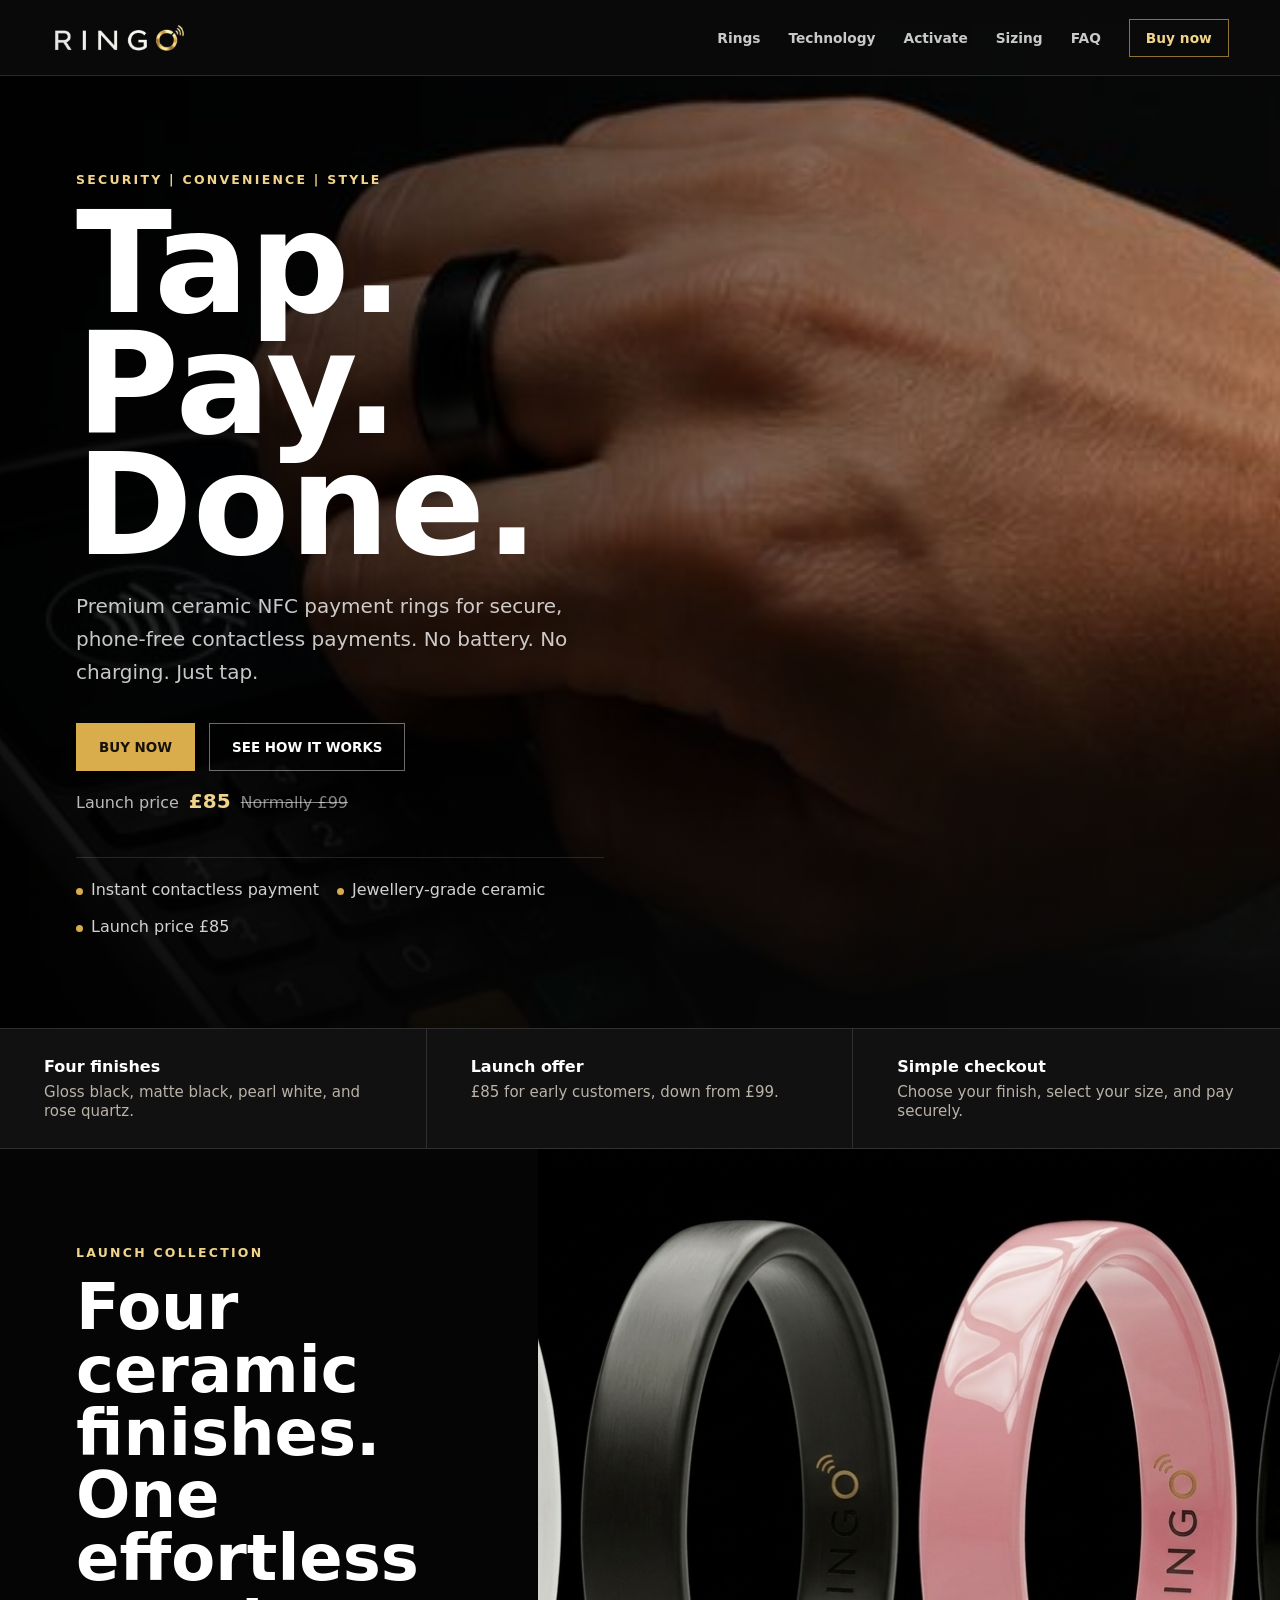
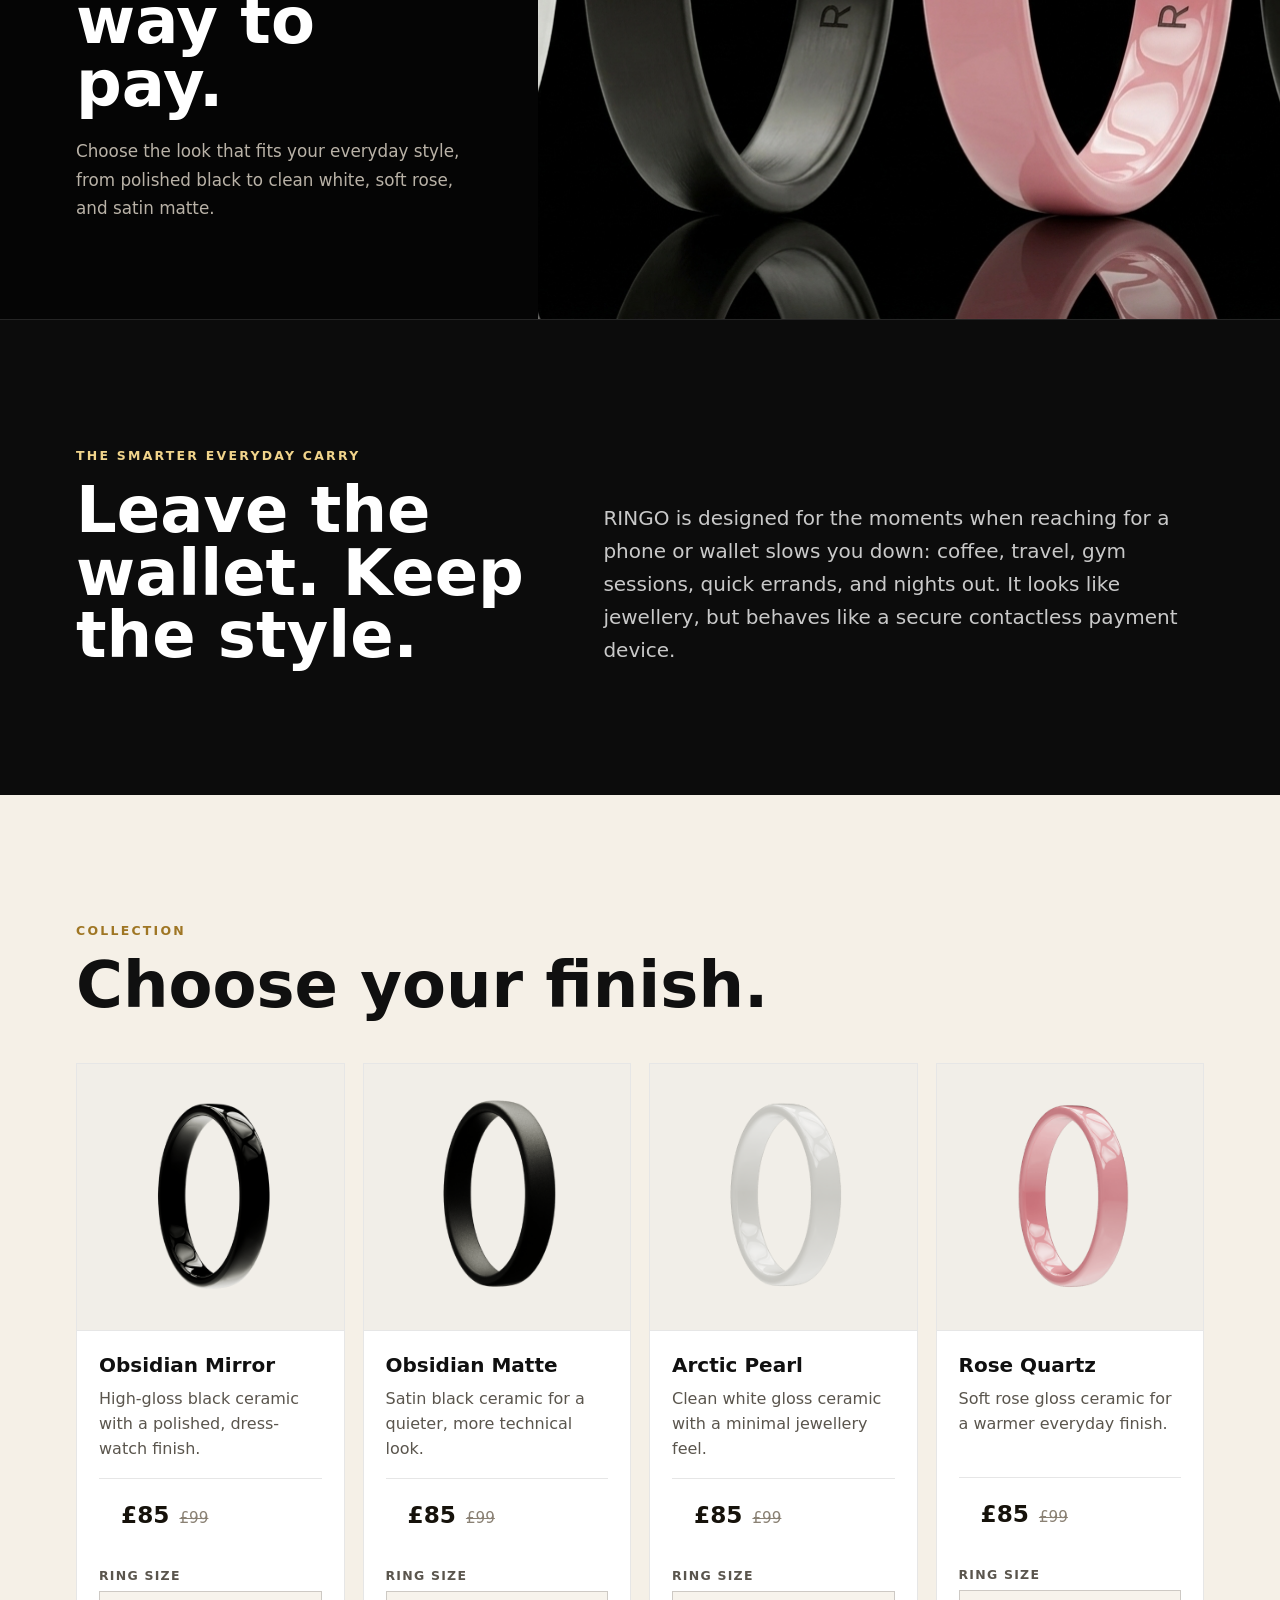
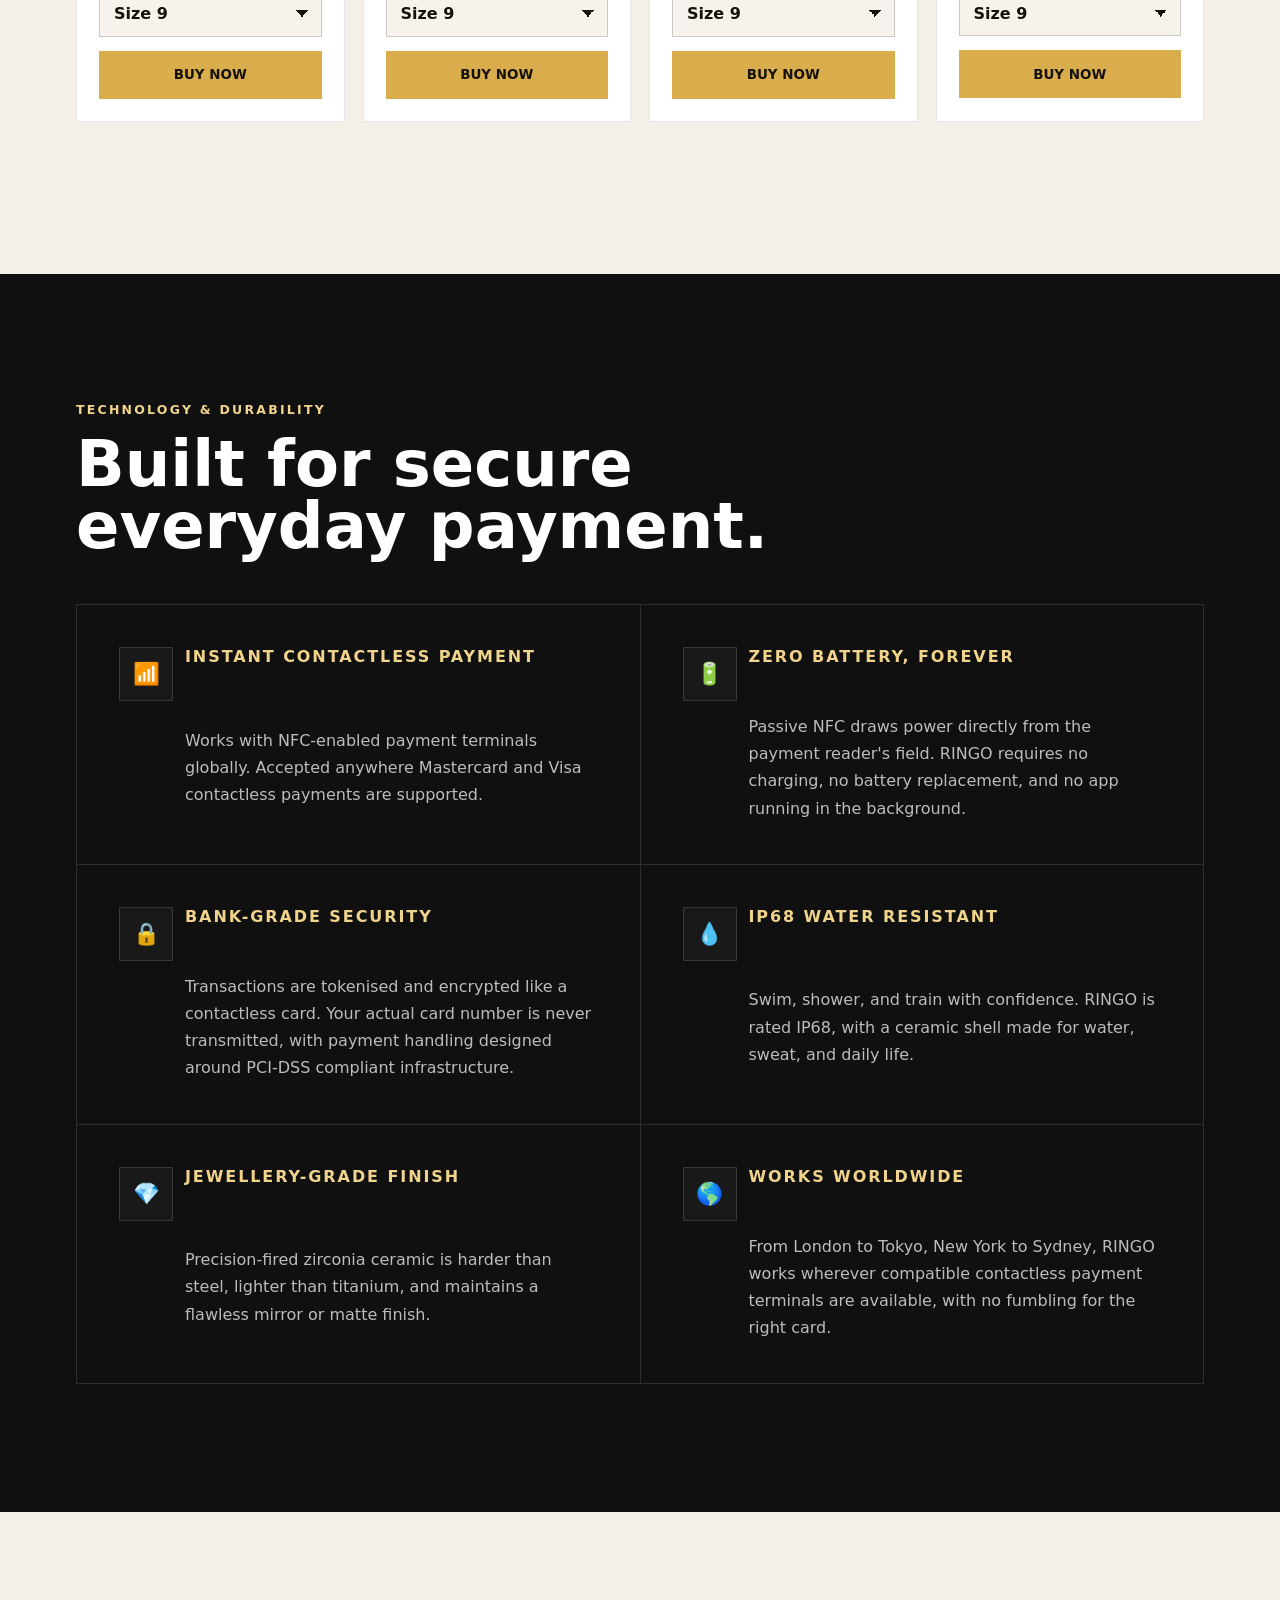
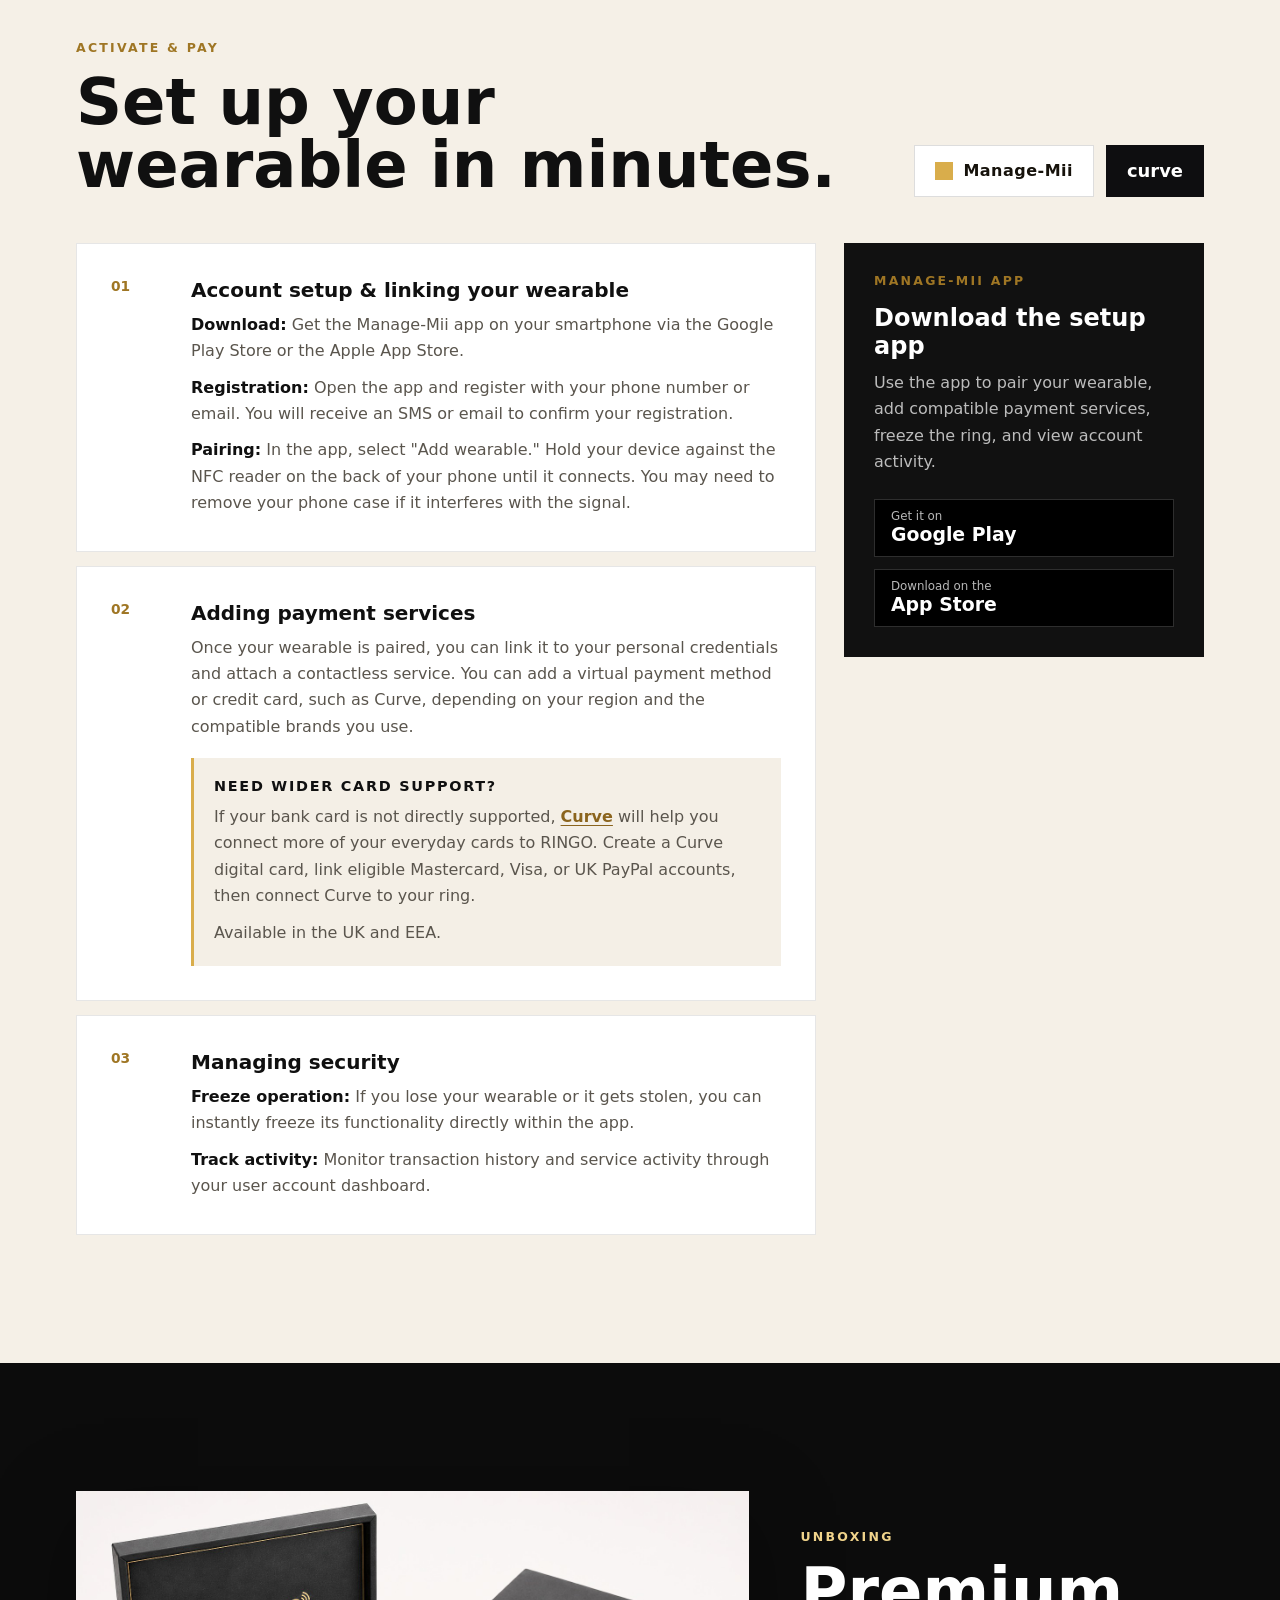
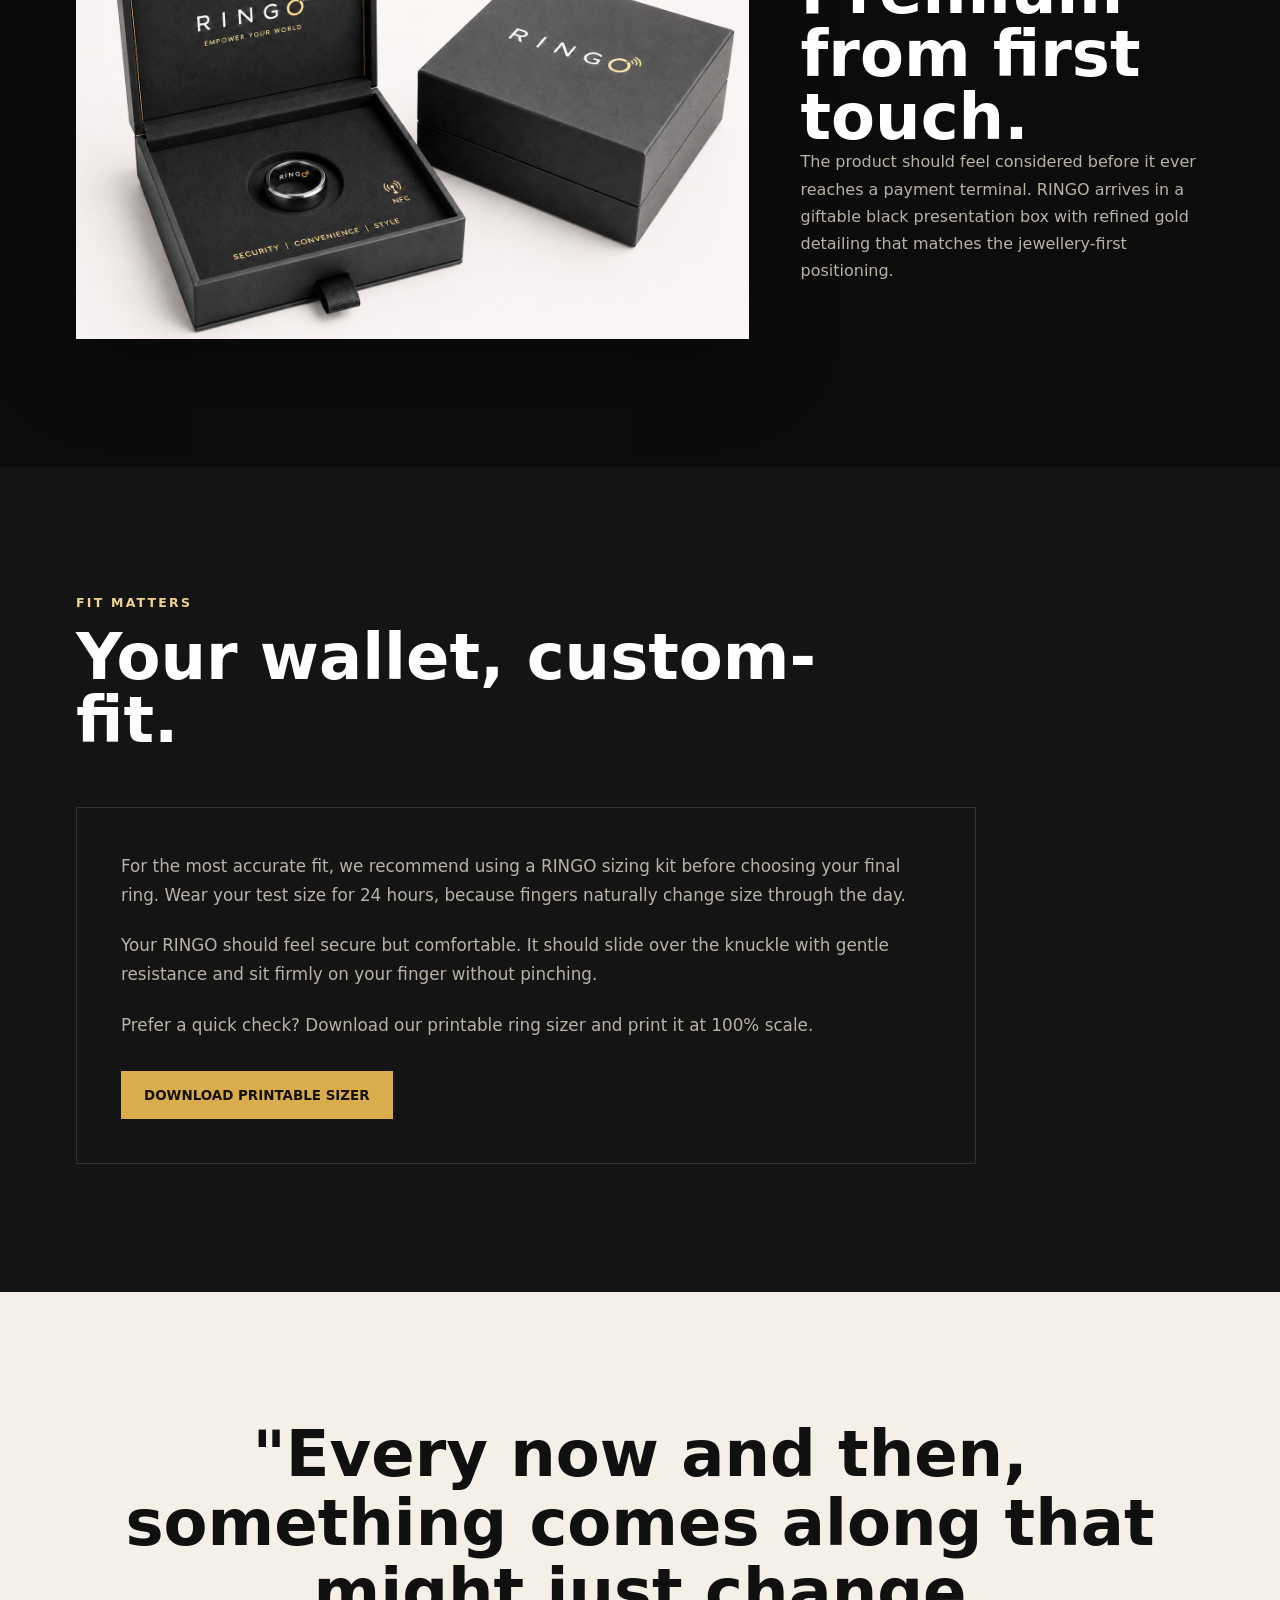
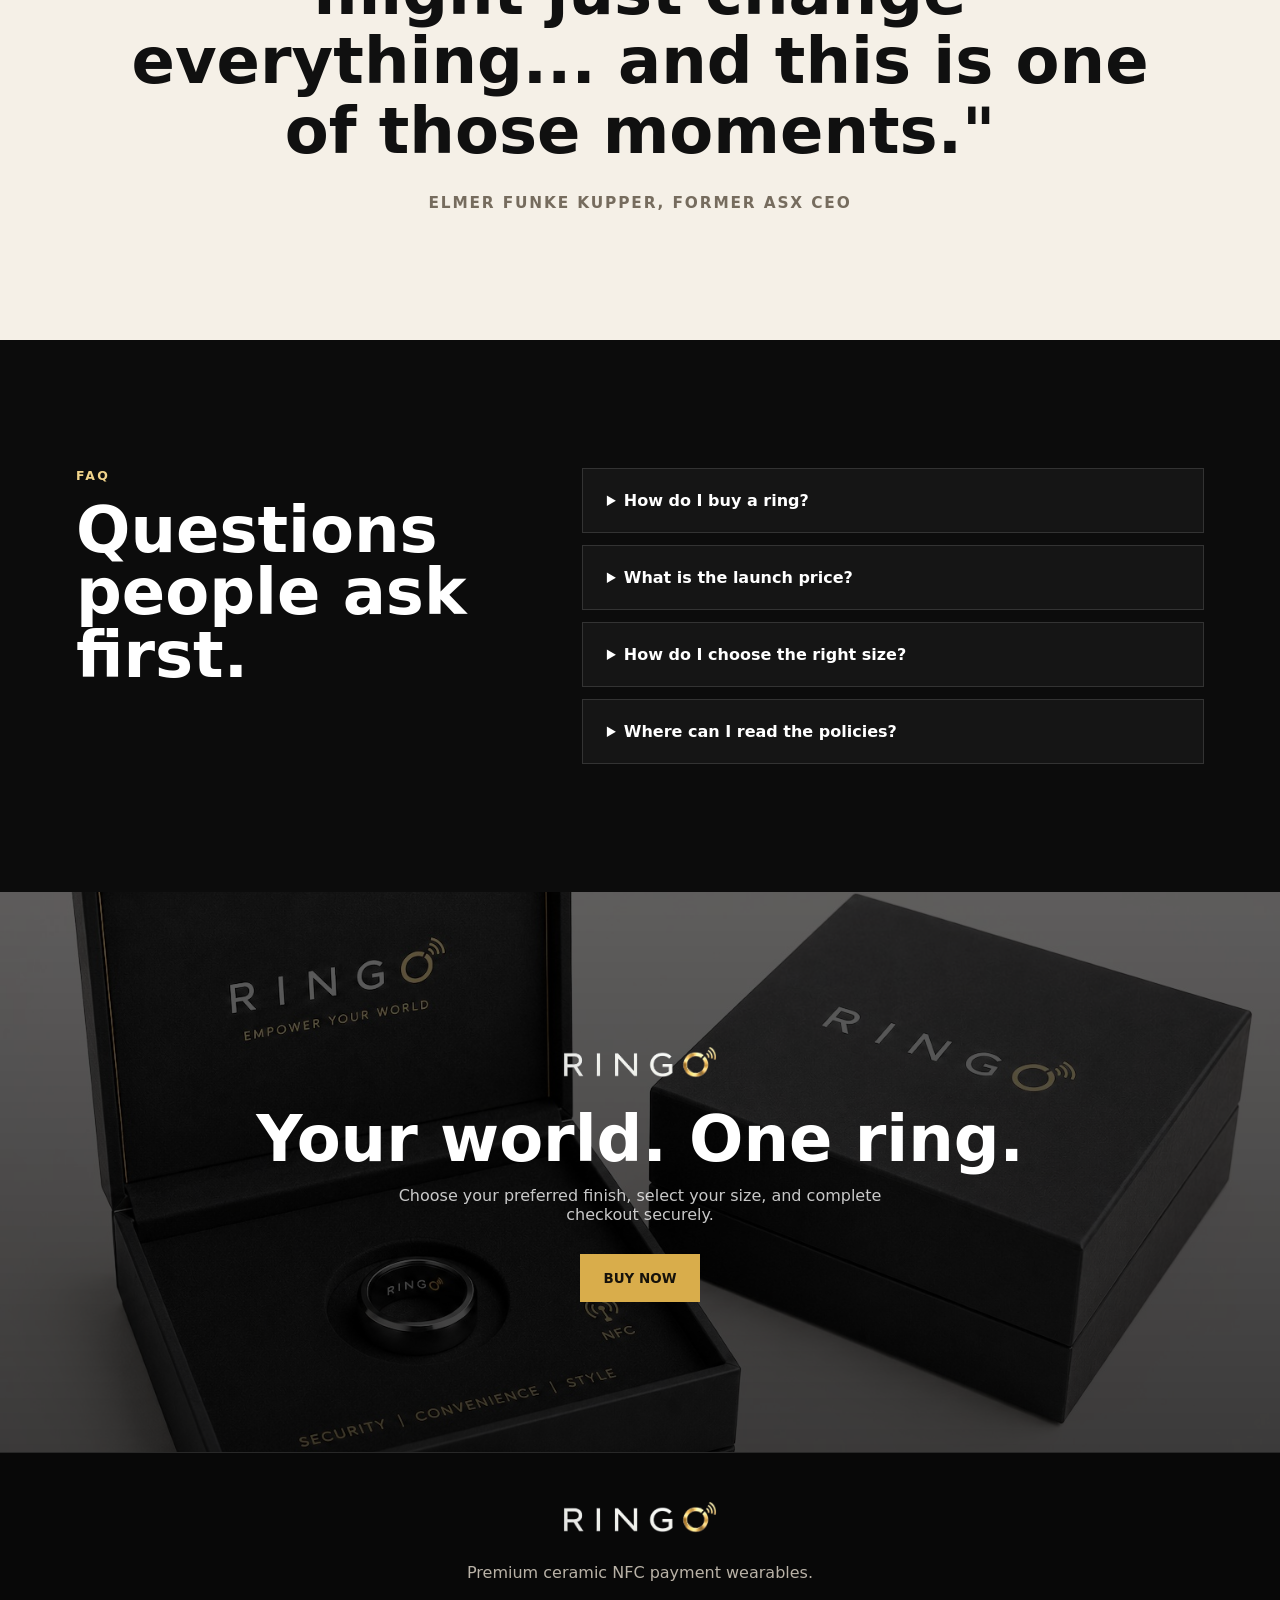
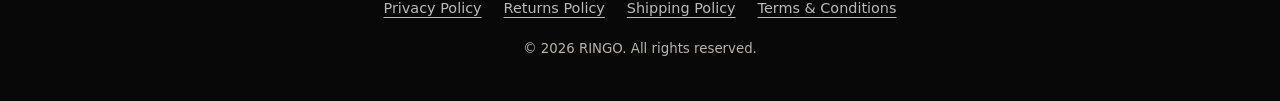
<file: index.html>
﻿<!doctype html>
<html lang="en">
<head>
  <meta charset="utf-8">
  <meta name="viewport" content="width=device-width, initial-scale=1">
  <title>RINGO | NFC Payment Rings</title>
  <meta name="description" content="Premium ceramic NFC payment rings for secure, phone-free contactless payments. No battery. No charging. Just tap.">
  <link rel="stylesheet" href="styles.css">
</head>
<body>
  <header class="site-header" data-header>
    <a class="brand" href="#top" aria-label="RINGO home">
      <img src="ringo-logo.png" alt="RINGO">
    </a>
    <button class="nav-toggle" type="button" aria-label="Open menu" aria-expanded="false" data-nav-toggle>
      <span></span>
      <span></span>
      <span></span>
    </button>
    <nav class="site-nav" data-nav>
      <a href="#rings">Rings</a>
      <a href="#technology">Technology</a>
      <a href="#activate">Activate</a>
      <a href="#sizing">Sizing</a>
      <a href="#faq">FAQ</a>
      <a class="nav-cta" href="#rings">Buy now</a>
    </nav>
  </header>

  <main id="top">
    <section class="hero">
      <div class="hero-media" aria-hidden="true">
        <img src="lifestyle-1.png" alt="">
      </div>
      <div class="hero-overlay"></div>
      <div class="hero-content">
        <p class="eyebrow">Security | Convenience | Style</p>
        <h1 class="hero-title">Tap.<br>Pay.<br>Done.</h1>
        <p class="hero-copy">Premium ceramic NFC payment rings for secure, phone-free contactless payments. No battery. No charging. Just tap.</p>
        <div class="hero-actions">
          <a class="btn btn-primary" href="#rings">Buy now</a>
          <a class="btn btn-secondary" href="#technology">See how it works</a>
        </div>
        <p class="hero-price">Launch price <strong>&pound;85</strong> <span>Normally &pound;99</span></p>
        <div class="hero-proof" aria-label="Key product benefits">
          <span>Instant contactless payment</span>
          <span>Jewellery-grade ceramic</span>
          <span>Launch price &pound;85</span>
        </div>
      </div>
    </section>

    <section class="trust-strip" aria-label="RINGO highlights">
      <div>
        <strong>Four finishes</strong>
        <span>Gloss black, matte black, pearl white, and rose quartz.</span>
      </div>
      <div>
        <strong>Launch offer</strong>
        <span>&pound;85 for early customers, down from &pound;99.</span>
      </div>
      <div>
        <strong>Simple checkout</strong>
        <span>Choose your finish, select your size, and pay securely.</span>
      </div>
    </section>

    <section class="collection-reveal" aria-label="RINGO launch collection">
      <div class="collection-reveal-copy">
        <p class="eyebrow">Launch collection</p>
        <h2>Four ceramic finishes. One effortless way to pay.</h2>
        <p>Choose the look that fits your everyday style, from polished black to clean white, soft rose, and satin matte.</p>
      </div>
      <div class="collection-reveal-image">
        <img src="4rings.png" alt="Four branded RINGO ceramic payment rings in white, matte black, rose, and gloss black">
      </div>
    </section>

    <section class="section intro">
      <div class="section-copy">
        <p class="eyebrow">The smarter everyday carry</p>
        <h2>Leave the wallet. Keep the style.</h2>
      </div>
      <p class="lead">RINGO is designed for the moments when reaching for a phone or wallet slows you down: coffee, travel, gym sessions, quick errands, and nights out. It looks like jewellery, but behaves like a secure contactless payment device.</p>
    </section>

    <section class="section collection" id="rings">
      <div class="section-copy">
        <p class="eyebrow">Collection</p>
        <h2>Choose your finish.</h2>
      </div>
      <div class="product-grid">
        <article class="product-card" data-product-card data-product-id="obsidian-mirror" data-product-name="Obsidian Mirror">
          <img src="obsidian-mirror.png" alt="Obsidian Mirror black gloss ceramic RINGO payment ring">
          <div>
            <h3>Obsidian Mirror</h3>
            <p>High-gloss black ceramic with a polished, dress-watch finish.</p>
            <div class="price-line" aria-label="Launch price 85 pounds, normally 99 pounds">
              <span>&pound;85</span>
              <del>&pound;99</del>
            </div>
            <label class="product-option">
              <span>Ring size</span>
              <select data-ring-size aria-label="Select Obsidian Mirror ring size">
                <option value="6">Size 6</option>
                <option value="7">Size 7</option>
                <option value="8">Size 8</option>
                <option value="9" selected>Size 9</option>
                <option value="10">Size 10</option>
                <option value="11">Size 11</option>
                <option value="12">Size 12</option>
              </select>
            </label>
            <button type="button" class="product-action" data-checkout>Buy now</button>
          </div>
        </article>
        <article class="product-card" data-product-card data-product-id="obsidian-matte" data-product-name="Obsidian Matte">
          <img src="obsidian-matte.png" alt="Obsidian Matte black satin ceramic RINGO payment ring">
          <div>
            <h3>Obsidian Matte</h3>
            <p>Satin black ceramic for a quieter, more technical look.</p>
            <div class="price-line" aria-label="Launch price 85 pounds, normally 99 pounds">
              <span>&pound;85</span>
              <del>&pound;99</del>
            </div>
            <label class="product-option">
              <span>Ring size</span>
              <select data-ring-size aria-label="Select Obsidian Matte ring size">
                <option value="6">Size 6</option>
                <option value="7">Size 7</option>
                <option value="8">Size 8</option>
                <option value="9" selected>Size 9</option>
                <option value="10">Size 10</option>
                <option value="11">Size 11</option>
                <option value="12">Size 12</option>
              </select>
            </label>
            <button type="button" class="product-action" data-checkout>Buy now</button>
          </div>
        </article>
        <article class="product-card" data-product-card data-product-id="arctic-pearl" data-product-name="Arctic Pearl">
          <img src="arctic-pearl.png" alt="Arctic Pearl white gloss ceramic RINGO payment ring">
          <div>
            <h3>Arctic Pearl</h3>
            <p>Clean white gloss ceramic with a minimal jewellery feel.</p>
            <div class="price-line" aria-label="Launch price 85 pounds, normally 99 pounds">
              <span>&pound;85</span>
              <del>&pound;99</del>
            </div>
            <label class="product-option">
              <span>Ring size</span>
              <select data-ring-size aria-label="Select Arctic Pearl ring size">
                <option value="6">Size 6</option>
                <option value="7">Size 7</option>
                <option value="8">Size 8</option>
                <option value="9" selected>Size 9</option>
                <option value="10">Size 10</option>
                <option value="11">Size 11</option>
                <option value="12">Size 12</option>
              </select>
            </label>
            <button type="button" class="product-action" data-checkout>Buy now</button>
          </div>
        </article>
        <article class="product-card" data-product-card data-product-id="rose-quartz" data-product-name="Rose Quartz">
          <img src="rose-quartz.png" alt="Rose Quartz pink gloss ceramic RINGO payment ring">
          <div>
            <h3>Rose Quartz</h3>
            <p>Soft rose gloss ceramic for a warmer everyday finish.</p>
            <div class="price-line" aria-label="Launch price 85 pounds, normally 99 pounds">
              <span>&pound;85</span>
              <del>&pound;99</del>
            </div>
            <label class="product-option">
              <span>Ring size</span>
              <select data-ring-size aria-label="Select Rose Quartz ring size">
                <option value="6">Size 6</option>
                <option value="7">Size 7</option>
                <option value="8">Size 8</option>
                <option value="9" selected>Size 9</option>
                <option value="10">Size 10</option>
                <option value="11">Size 11</option>
                <option value="12">Size 12</option>
              </select>
            </label>
            <button type="button" class="product-action" data-checkout>Buy now</button>
          </div>
        </article>
      </div>
      <p class="checkout-message" data-checkout-message role="status" aria-live="polite"></p>
    </section>

    <section class="section feature-grid-section" id="technology">
      <div class="section-copy">
        <p class="eyebrow">Technology &amp; durability</p>
        <h2>Built for secure everyday payment.</h2>
      </div>
      <div class="feature-grid">
        <article>
          <span aria-hidden="true">&#128246;</span>
          <h3>Instant contactless payment</h3>
          <p>Works with NFC-enabled payment terminals globally. Accepted anywhere Mastercard and Visa contactless payments are supported.</p>
        </article>
        <article>
          <span aria-hidden="true">&#128267;</span>
          <h3>Zero battery, forever</h3>
          <p>Passive NFC draws power directly from the payment reader's field. RINGO requires no charging, no battery replacement, and no app running in the background.</p>
        </article>
        <article>
          <span aria-hidden="true">&#128274;</span>
          <h3>Bank-grade security</h3>
          <p>Transactions are tokenised and encrypted like a contactless card. Your actual card number is never transmitted, with payment handling designed around PCI-DSS compliant infrastructure.</p>
        </article>
        <article>
          <span aria-hidden="true">&#128167;</span>
          <h3>IP68 water resistant</h3>
          <p>Swim, shower, and train with confidence. RINGO is rated IP68, with a ceramic shell made for water, sweat, and daily life.</p>
        </article>
        <article>
          <span aria-hidden="true">&#128142;</span>
          <h3>Jewellery-grade finish</h3>
          <p>Precision-fired zirconia ceramic is harder than steel, lighter than titanium, and maintains a flawless mirror or matte finish.</p>
        </article>
        <article>
          <span aria-hidden="true">&#127758;</span>
          <h3>Works worldwide</h3>
          <p>From London to Tokyo, New York to Sydney, RINGO works wherever compatible contactless payment terminals are available, with no fumbling for the right card.</p>
        </article>
      </div>
    </section>

    <section class="section activation" id="activate">
      <div class="activation-header">
        <div class="section-copy">
          <p class="eyebrow">Activate &amp; pay</p>
          <h2>Set up your wearable in minutes.</h2>
        </div>
        <div class="partner-lockup" aria-label="Supported setup and payment partners">
          <a class="partner-logo manage-logo" href="https://play.google.com/store/search?q=Manage-Mii&c=apps" target="_blank" rel="noopener">Manage-Mii</a>
          <a class="partner-logo curve-logo" href="https://onelink.curve.com/1WAh?pid=business_development&amp;c=bd_website_signup_cnick_mainlink_26022025&amp;reward_amount=0&amp;promo_code=0&amp;display_name=CNICK&amp;af_channel=Wearables&amp;af_partner_name=CNICK&amp;af_placement=Website&amp;ref=CURVE" target="_blank" rel="noopener">curve</a>
        </div>
      </div>

      <div class="activation-layout">
        <div class="activation-steps">
          <article>
            <span>01</span>
            <div>
              <h3>Account setup &amp; linking your wearable</h3>
              <p><strong>Download:</strong> Get the Manage-Mii app on your smartphone via the Google Play Store or the Apple App Store.</p>
              <p><strong>Registration:</strong> Open the app and register with your phone number or email. You will receive an SMS or email to confirm your registration.</p>
              <p><strong>Pairing:</strong> In the app, select "Add wearable." Hold your device against the NFC reader on the back of your phone until it connects. You may need to remove your phone case if it interferes with the signal.</p>
            </div>
          </article>
          <article>
            <span>02</span>
            <div>
              <h3>Adding payment services</h3>
              <p>Once your wearable is paired, you can link it to your personal credentials and attach a contactless service. You can add a virtual payment method or credit card, such as Curve, depending on your region and the compatible brands you use.</p>
              <div class="curve-note">
                <h4>Need wider card support?</h4>
                <p>If your bank card is not directly supported, <a href="https://onelink.curve.com/1WAh?pid=business_development&amp;c=bd_website_signup_cnick_mainlink_26022025&amp;reward_amount=0&amp;promo_code=0&amp;display_name=CNICK&amp;af_channel=Wearables&amp;af_partner_name=CNICK&amp;af_placement=Website&amp;ref=CURVE" target="_blank" rel="noopener">Curve</a> will help you connect more of your everyday cards to RINGO. Create a Curve digital card, link eligible Mastercard, Visa, or UK PayPal accounts, then connect Curve to your ring.</p>
                <p>Available in the UK and EEA.</p>
              </div>
            </div>
          </article>
          <article>
            <span>03</span>
            <div>
              <h3>Managing security</h3>
              <p><strong>Freeze operation:</strong> If you lose your wearable or it gets stolen, you can instantly freeze its functionality directly within the app.</p>
              <p><strong>Track activity:</strong> Monitor transaction history and service activity through your user account dashboard.</p>
            </div>
          </article>
        </div>

        <aside class="app-panel" aria-label="Download Manage-Mii app">
          <p class="eyebrow">Manage-Mii app</p>
          <h3>Download the setup app</h3>
          <p>Use the app to pair your wearable, add compatible payment services, freeze the ring, and view account activity.</p>
          <div class="store-buttons">
            <a class="store-button play-store" href="https://play.google.com/store/search?q=Manage-Mii&c=apps" target="_blank" rel="noopener" aria-label="Find Manage-Mii on Google Play">
              <span>Get it on</span>
              <strong>Google Play</strong>
            </a>
            <a class="store-button app-store" href="https://apps.apple.com/search?term=Manage-Mii" target="_blank" rel="noopener" aria-label="Find Manage-Mii on the Apple App Store">
              <span>Download on the</span>
              <strong>App Store</strong>
            </a>
          </div>
        </aside>
      </div>
    </section>

    <section class="section packaging">
      <div class="packaging-image">
        <img src="unboxing-black.png" alt="RINGO premium black presentation box with NFC payment ring">
      </div>
      <div class="packaging-copy">
        <p class="eyebrow">Unboxing</p>
        <h2>Premium from first touch.</h2>
        <p>The product should feel considered before it ever reaches a payment terminal. RINGO arrives in a giftable black presentation box with refined gold detailing that matches the jewellery-first positioning.</p>
      </div>
    </section>

    <section class="section sizing" id="sizing">
      <div class="section-copy">
        <p class="eyebrow">Fit matters</p>
        <h2>Your wallet, custom-fit.</h2>
      </div>
      <div class="sizing-card">
        <p>For the most accurate fit, we recommend using a RINGO sizing kit before choosing your final ring. Wear your test size for 24 hours, because fingers naturally change size through the day.</p>
        <p>Your RINGO should feel secure but comfortable. It should slide over the knuckle with gentle resistance and sit firmly on your finger without pinching.</p>
        <p>Prefer a quick check? Download our printable ring sizer and print it at 100% scale.</p>
        <a class="btn btn-primary" href="ringsizer.png" download="ringsizer.png">Download Printable Sizer</a>
      </div>
    </section>

    <section class="section quote-section">
      <figure class="quote-block">
        <blockquote>
          "Every now and then, something comes along that might just change everything... and this is one of those moments."
        </blockquote>
        <figcaption>Elmer Funke Kupper, Former ASX CEO</figcaption>
      </figure>
    </section>

    <section class="section faq" id="faq">
      <div class="section-copy">
        <p class="eyebrow">FAQ</p>
        <h2>Questions people ask first.</h2>
      </div>
      <div class="faq-list">
        <details>
          <summary>How do I buy a ring?</summary>
          <p>Choose your preferred finish, select your size, and continue to secure Stripe checkout.</p>
        </details>
        <details>
          <summary>What is the launch price?</summary>
          <p>The launch price is &pound;85, reduced from the usual &pound;99 price.</p>
        </details>
        <details>
          <summary>How do I choose the right size?</summary>
          <p>Measure the finger you naturally use at checkout and choose a fit that slides over the knuckle with gentle resistance.</p>
        </details>
        <details>
          <summary>Where can I read the policies?</summary>
          <p>You can read the <a href="policies.html#privacy">Privacy Policy</a>, <a href="policies.html#returns">Returns Policy</a>, <a href="policies.html#shipping">Shipping Policy</a>, and <a href="policies.html#terms">Terms &amp; Conditions</a> on our branded policies page.</p>
        </details>
      </div>
    </section>

    <section class="final-cta">
      <img src="ringo-logo.png" alt="RINGO">
      <h2>Your world. One ring.</h2>
      <p>Choose your preferred finish, select your size, and complete checkout securely.</p>
      <a class="btn btn-primary" href="#rings">Buy now</a>
    </section>
  </main>

  <footer class="site-footer">
    <img src="ringo-logo.png" alt="RINGO">
    <p>Premium ceramic NFC payment wearables.</p>
    <nav class="footer-policies" aria-label="Policy documents">
      <a href="policies.html#privacy">Privacy Policy</a>
      <a href="policies.html#returns">Returns Policy</a>
      <a href="policies.html#shipping">Shipping Policy</a>
      <a href="policies.html#terms">Terms &amp; Conditions</a>
    </nav>
    <small>&copy; 2026 RINGO. All rights reserved.</small>
  </footer>

  <script src="script.js"></script>
</body>
</html>
</file>
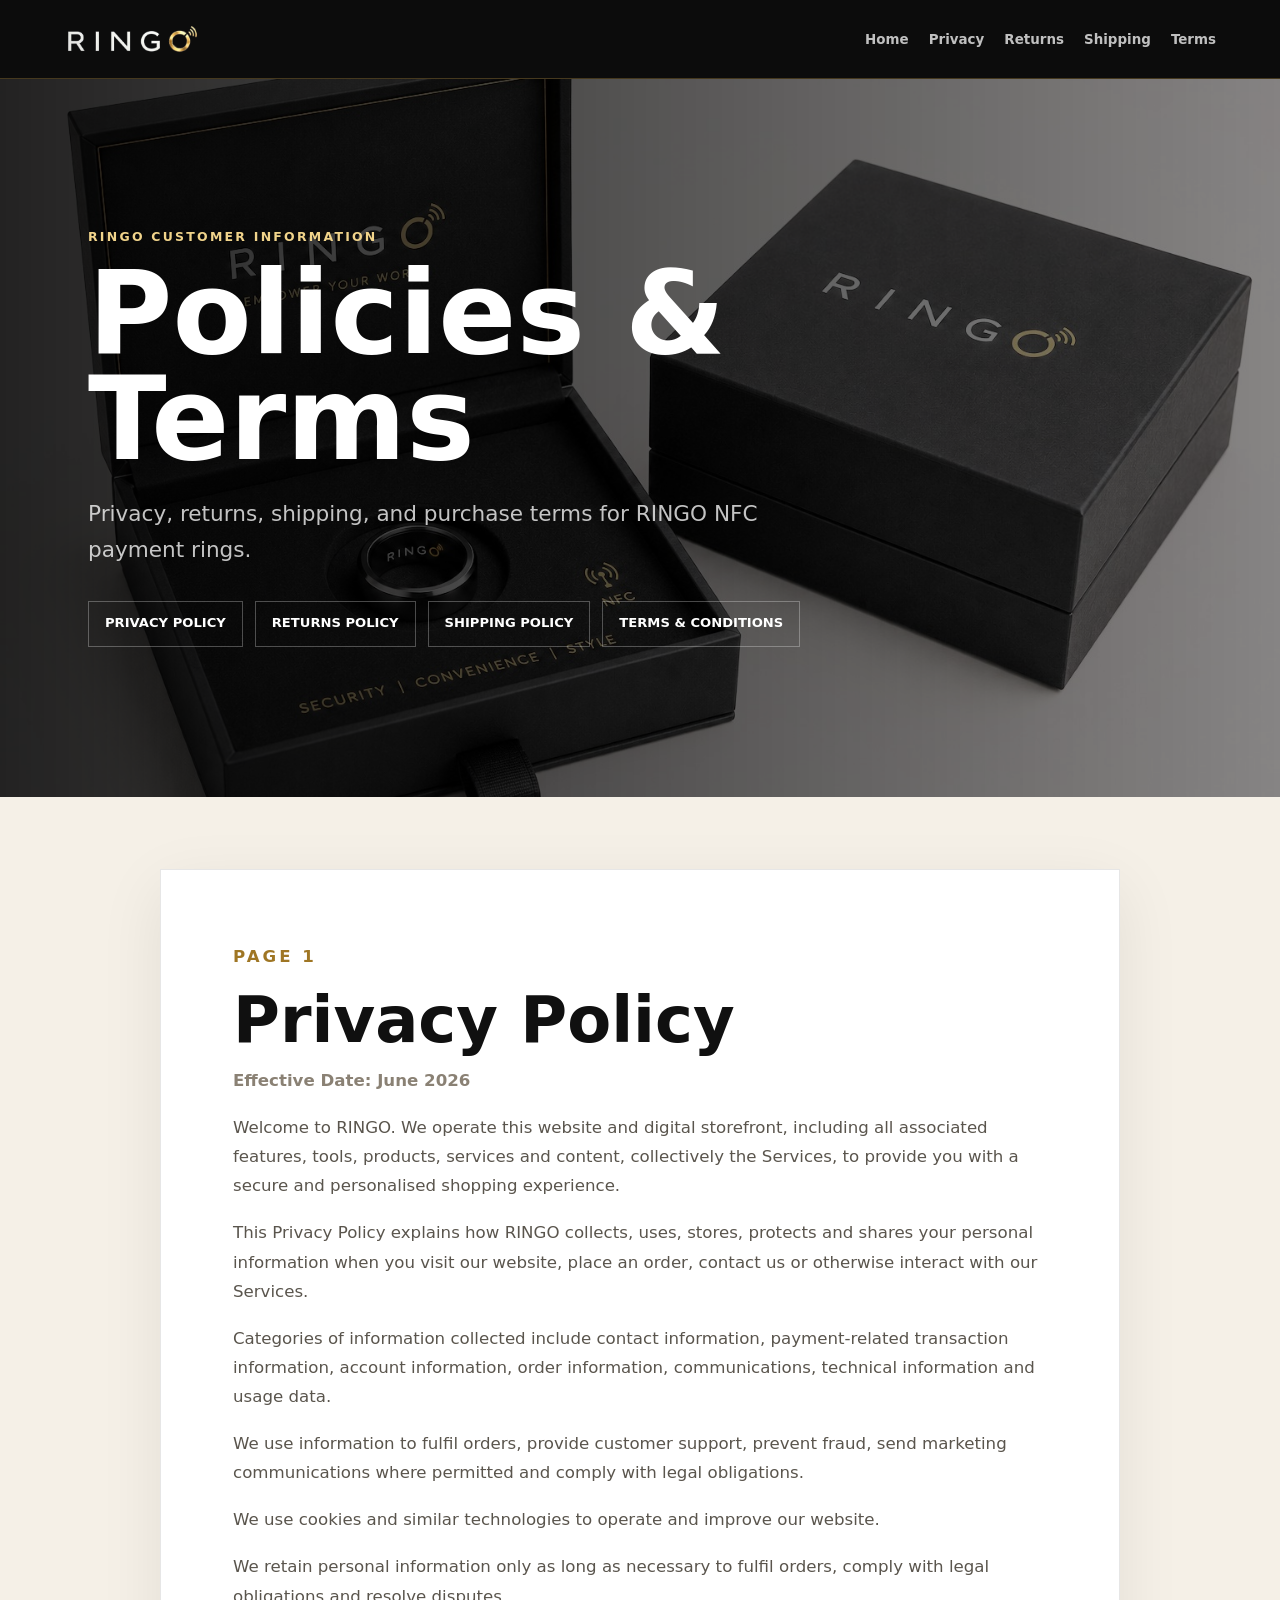
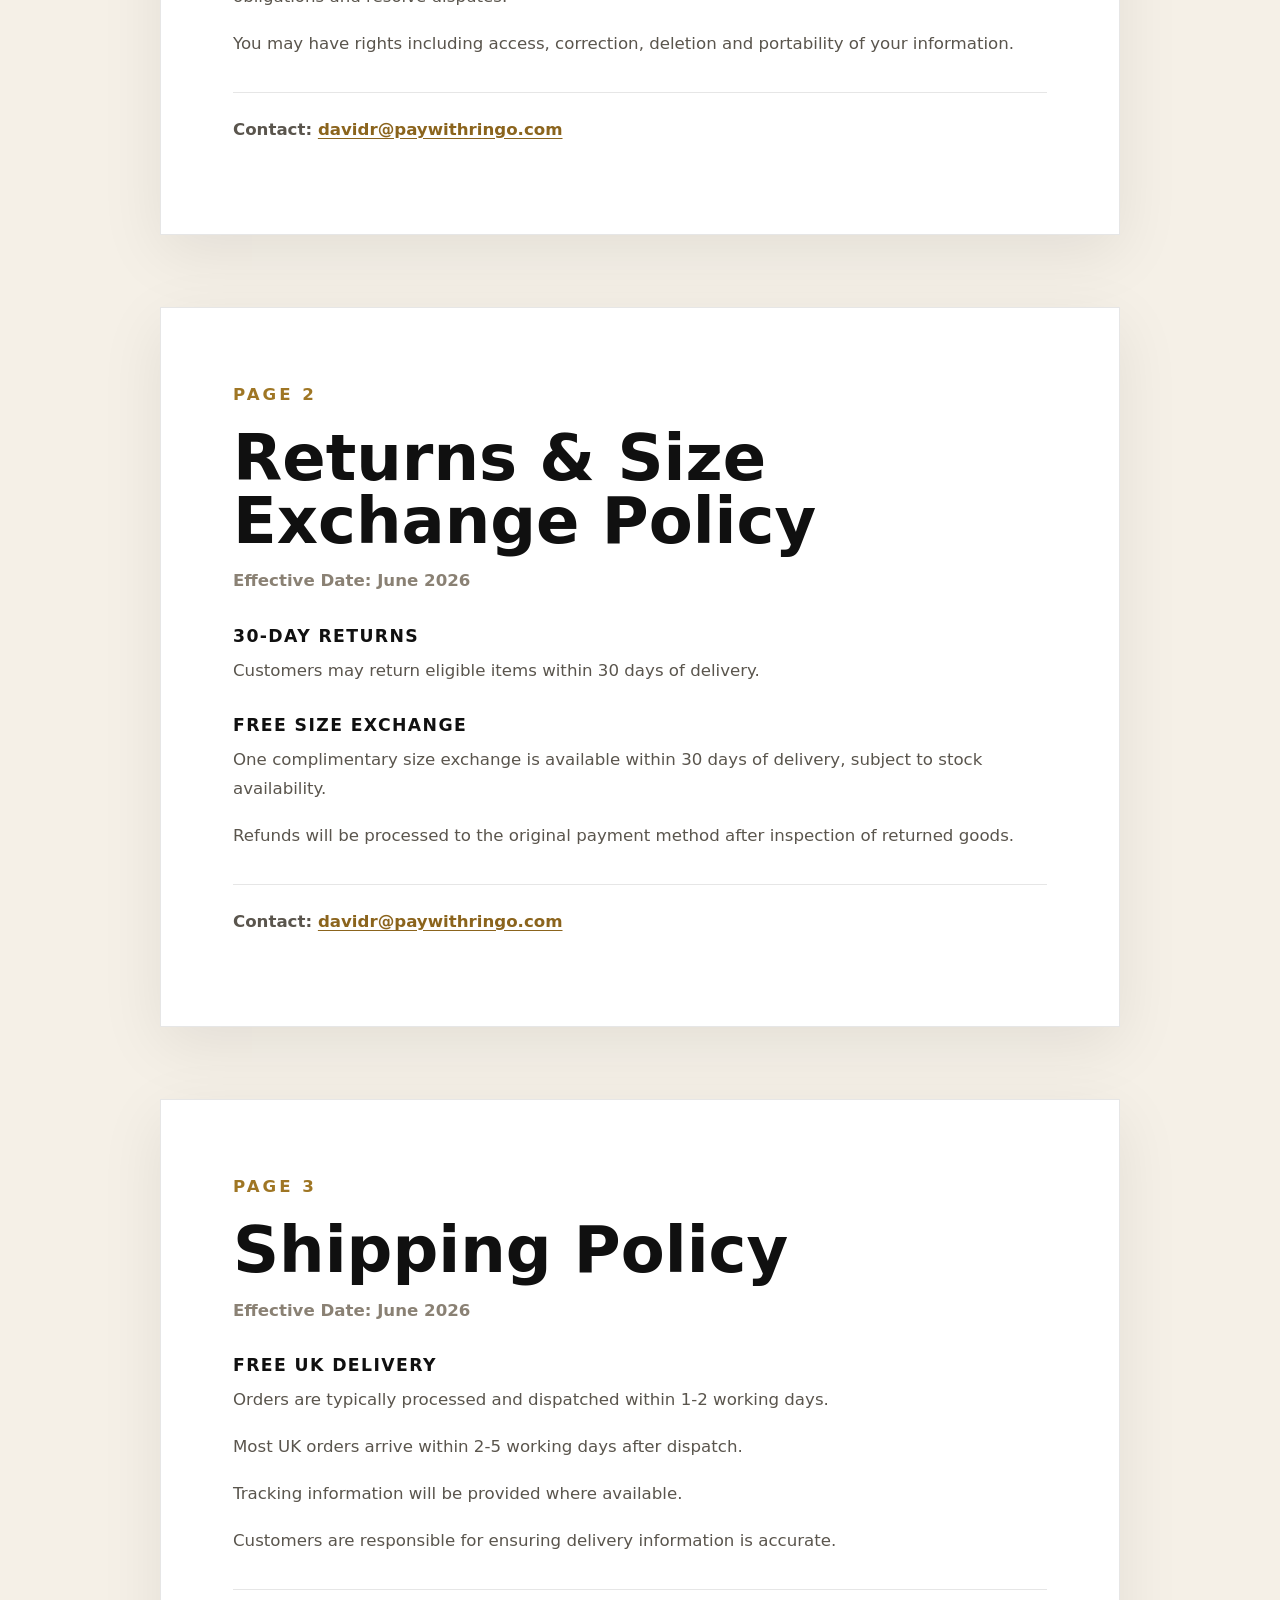
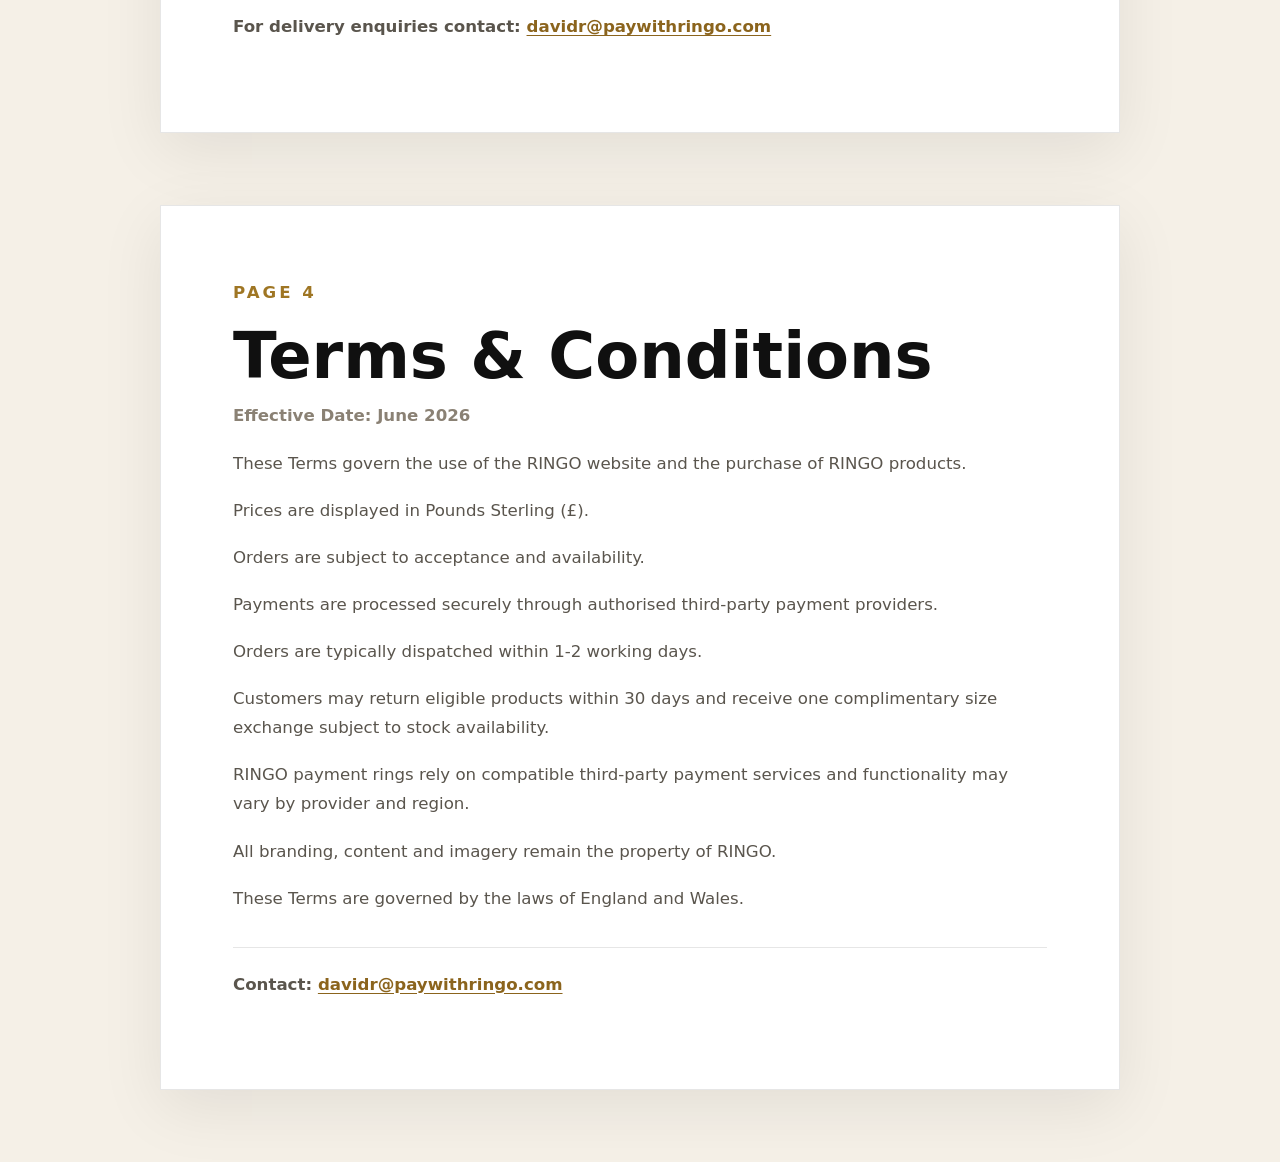
<file: policies.html>
<!doctype html>
<html lang="en">
<head>
  <meta charset="utf-8">
  <meta name="viewport" content="width=device-width, initial-scale=1">
  <title>RINGO Policies | Pay With Ringo</title>
  <meta name="description" content="Privacy, returns, shipping, and terms for RINGO NFC payment rings.">
  <link rel="stylesheet" href="styles.css">
</head>
<body class="policy-page">
  <header class="policy-header">
    <a class="brand" href="index.html" aria-label="RINGO home">
      <img src="ringo-logo.png" alt="RINGO">
    </a>
    <nav class="policy-nav" aria-label="Policy sections">
      <a href="index.html">Home</a>
      <a href="#privacy">Privacy</a>
      <a href="#returns">Returns</a>
      <a href="#shipping">Shipping</a>
      <a href="#terms">Terms</a>
    </nav>
  </header>

  <main>
    <section class="policy-cover">
      <p class="eyebrow">RINGO customer information</p>
      <h1>Policies &amp; Terms</h1>
      <p>Privacy, returns, shipping, and purchase terms for RINGO NFC payment rings.</p>
      <div class="policy-cover-links" aria-label="Policy quick links">
        <a href="#privacy">Privacy Policy</a>
        <a href="#returns">Returns Policy</a>
        <a href="#shipping">Shipping Policy</a>
        <a href="#terms">Terms &amp; Conditions</a>
      </div>
    </section>

    <section class="policy-document" id="privacy">
      <p class="eyebrow">Page 1</p>
      <h2>Privacy Policy</h2>
      <p class="policy-date">Effective Date: June 2026</p>
      <p>Welcome to RINGO. We operate this website and digital storefront, including all associated features, tools, products, services and content, collectively the Services, to provide you with a secure and personalised shopping experience.</p>
      <p>This Privacy Policy explains how RINGO collects, uses, stores, protects and shares your personal information when you visit our website, place an order, contact us or otherwise interact with our Services.</p>
      <p>Categories of information collected include contact information, payment-related transaction information, account information, order information, communications, technical information and usage data.</p>
      <p>We use information to fulfil orders, provide customer support, prevent fraud, send marketing communications where permitted and comply with legal obligations.</p>
      <p>We use cookies and similar technologies to operate and improve our website.</p>
      <p>We retain personal information only as long as necessary to fulfil orders, comply with legal obligations and resolve disputes.</p>
      <p>You may have rights including access, correction, deletion and portability of your information.</p>
      <p class="policy-contact">Contact: <a href="mailto:davidr@paywithringo.com">davidr@paywithringo.com</a></p>
    </section>

    <section class="policy-document" id="returns">
      <p class="eyebrow">Page 2</p>
      <h2>Returns &amp; Size Exchange Policy</h2>
      <p class="policy-date">Effective Date: June 2026</p>
      <h3>30-Day Returns</h3>
      <p>Customers may return eligible items within 30 days of delivery.</p>
      <h3>Free Size Exchange</h3>
      <p>One complimentary size exchange is available within 30 days of delivery, subject to stock availability.</p>
      <p>Refunds will be processed to the original payment method after inspection of returned goods.</p>
      <p class="policy-contact">Contact: <a href="mailto:davidr@paywithringo.com">davidr@paywithringo.com</a></p>
    </section>

    <section class="policy-document" id="shipping">
      <p class="eyebrow">Page 3</p>
      <h2>Shipping Policy</h2>
      <p class="policy-date">Effective Date: June 2026</p>
      <h3>Free UK Delivery</h3>
      <p>Orders are typically processed and dispatched within 1-2 working days.</p>
      <p>Most UK orders arrive within 2-5 working days after dispatch.</p>
      <p>Tracking information will be provided where available.</p>
      <p>Customers are responsible for ensuring delivery information is accurate.</p>
      <p class="policy-contact">For delivery enquiries contact: <a href="mailto:davidr@paywithringo.com">davidr@paywithringo.com</a></p>
    </section>

    <section class="policy-document" id="terms">
      <p class="eyebrow">Page 4</p>
      <h2>Terms &amp; Conditions</h2>
      <p class="policy-date">Effective Date: June 2026</p>
      <p>These Terms govern the use of the RINGO website and the purchase of RINGO products.</p>
      <p>Prices are displayed in Pounds Sterling (&pound;).</p>
      <p>Orders are subject to acceptance and availability.</p>
      <p>Payments are processed securely through authorised third-party payment providers.</p>
      <p>Orders are typically dispatched within 1-2 working days.</p>
      <p>Customers may return eligible products within 30 days and receive one complimentary size exchange subject to stock availability.</p>
      <p>RINGO payment rings rely on compatible third-party payment services and functionality may vary by provider and region.</p>
      <p>All branding, content and imagery remain the property of RINGO.</p>
      <p>These Terms are governed by the laws of England and Wales.</p>
      <p class="policy-contact">Contact: <a href="mailto:davidr@paywithringo.com">davidr@paywithringo.com</a></p>
    </section>
  </main>
</body>
</html>
</file>
<file: styles.css>
﻿:root {
  --bg: #0c0c0c;
  --panel: #151515;
  --panel-soft: #1c1b19;
  --ink: #ffffff;
  --muted: #b9b2a7;
  --line: rgba(255, 255, 255, 0.13);
  --gold: #d9ad4b;
  --gold-soft: #f1d48b;
  --charcoal: #101010;
  --cream: #f5f0e7;
  --shadow: 0 24px 80px rgba(0, 0, 0, 0.35);
}

* {
  box-sizing: border-box;
}

html {
  scroll-behavior: smooth;
}

body {
  margin: 0;
  background: var(--bg);
  color: var(--ink);
  font-family: Inter, ui-sans-serif, system-ui, -apple-system, BlinkMacSystemFont, "Segoe UI", sans-serif;
  letter-spacing: 0;
}

img {
  display: block;
  max-width: 100%;
}

a {
  color: inherit;
  text-decoration: none;
}

button {
  font: inherit;
}

.site-header {
  align-items: center;
  background: rgba(12, 12, 12, 0.82);
  border-bottom: 1px solid var(--line);
  display: flex;
  height: 76px;
  justify-content: space-between;
  left: 0;
  padding: 0 clamp(18px, 4vw, 56px);
  position: fixed;
  right: 0;
  top: 0;
  transition: background 180ms ease, height 180ms ease;
  z-index: 20;
}

.site-header.is-scrolled {
  background: rgba(12, 12, 12, 0.95);
  height: 66px;
}

.brand img {
  height: 34px;
  width: auto;
}

.site-nav {
  align-items: center;
  display: flex;
  gap: 28px;
}

.site-nav a {
  color: rgba(255, 255, 255, 0.78);
  font-size: 0.86rem;
  font-weight: 650;
}

.site-nav a:hover {
  color: var(--gold-soft);
}

.nav-cta {
  border: 1px solid rgba(217, 173, 75, 0.65);
  color: var(--gold-soft) !important;
  padding: 10px 16px;
}

.nav-toggle {
  background: transparent;
  border: 0;
  display: none;
  height: 44px;
  padding: 0;
  width: 44px;
}

.nav-toggle span {
  background: var(--ink);
  display: block;
  height: 2px;
  margin: 6px auto;
  width: 24px;
}

.hero {
  min-height: 94vh;
  overflow: hidden;
  position: relative;
}

.hero-media,
.hero-overlay {
  inset: 0;
  position: absolute;
}

.hero-media img {
  height: 100%;
  object-fit: cover;
  object-position: center;
  width: 100%;
}

.hero-overlay {
  background:
    linear-gradient(90deg, rgba(0, 0, 0, 0.9), rgba(0, 0, 0, 0.52) 48%, rgba(0, 0, 0, 0.18)),
    linear-gradient(0deg, rgba(12, 12, 12, 0.86), rgba(12, 12, 12, 0) 38%);
}

.hero-content {
  max-width: 680px;
  padding: 172px clamp(22px, 6vw, 76px) 92px;
  position: relative;
  z-index: 1;
}

.eyebrow {
  color: var(--gold-soft);
  font-size: 0.78rem;
  font-weight: 800;
  letter-spacing: 0.18em;
  margin: 0 0 16px;
  text-transform: uppercase;
}

h1,
h2,
h3,
p {
  margin-top: 0;
}

h1 {
  font-size: clamp(3rem, 8vw, 6.9rem);
  line-height: 0.92;
  margin-bottom: 24px;
  max-width: 760px;
}

.hero-title {
  font-size: clamp(4.2rem, 11vw, 8.8rem);
  line-height: 0.86;
}

h2 {
  font-size: clamp(2rem, 5vw, 4.4rem);
  line-height: 0.98;
  margin-bottom: 0;
}

h3 {
  font-size: 1.25rem;
  margin-bottom: 10px;
}

.hero-copy,
.lead {
  color: rgba(255, 255, 255, 0.78);
  font-size: clamp(1.05rem, 2vw, 1.25rem);
  line-height: 1.65;
}

.hero-copy {
  max-width: 580px;
}

.hero-actions {
  display: flex;
  flex-wrap: wrap;
  gap: 14px;
  margin-top: 34px;
}

.hero-price {
  align-items: baseline;
  color: rgba(255, 255, 255, 0.72);
  display: flex;
  flex-wrap: wrap;
  gap: 10px;
  margin: 18px 0 0;
}

.hero-price strong {
  color: var(--gold-soft);
  font-size: 1.25rem;
}

.hero-price span {
  color: rgba(255, 255, 255, 0.52);
  text-decoration: line-through;
}

.btn,
.product-action,
.bag a {
  align-items: center;
  border: 1px solid transparent;
  cursor: pointer;
  display: inline-flex;
  font-size: 0.84rem;
  font-weight: 850;
  justify-content: center;
  min-height: 48px;
  padding: 0 22px;
  text-transform: uppercase;
}

.btn-primary,
.product-action,
.bag a {
  background: var(--gold);
  color: #16120b;
}

.btn-secondary {
  border-color: rgba(255, 255, 255, 0.42);
  color: var(--ink);
}

.hero-proof {
  border-top: 1px solid var(--line);
  color: rgba(255, 255, 255, 0.82);
  display: flex;
  flex-wrap: wrap;
  gap: 18px;
  margin-top: 44px;
  padding-top: 22px;
}

.hero-proof span {
  position: relative;
}

.hero-proof span::before {
  color: var(--gold);
  content: "";
  background: var(--gold);
  border-radius: 50%;
  display: inline-block;
  height: 7px;
  font-weight: 900;
  margin-right: 8px;
  width: 7px;
}

.trust-strip {
  background: #111;
  border-bottom: 1px solid var(--line);
  border-top: 1px solid var(--line);
  display: grid;
  grid-template-columns: repeat(3, 1fr);
}

.trust-strip div {
  border-right: 1px solid var(--line);
  padding: 28px clamp(20px, 4vw, 44px);
}

.trust-strip div:last-child {
  border-right: 0;
}

.trust-strip strong {
  display: block;
  margin-bottom: 6px;
}

.trust-strip span {
  color: var(--muted);
  font-size: 0.94rem;
}

.collection-reveal {
  background: #050505;
  border-bottom: 1px solid var(--line);
  display: grid;
  gap: 0;
  grid-template-columns: 0.42fr 0.58fr;
  min-height: 540px;
}

.collection-reveal-copy {
  align-self: center;
  padding: clamp(52px, 8vw, 96px) clamp(22px, 6vw, 76px);
}

.collection-reveal-copy p:not(.eyebrow) {
  color: var(--muted);
  font-size: 1.05rem;
  line-height: 1.7;
  margin: 22px 0 0;
  max-width: 520px;
}

.collection-reveal-image {
  align-items: center;
  display: flex;
  min-width: 0;
  overflow: hidden;
}

.collection-reveal-image img {
  height: 100%;
  min-height: 540px;
  object-fit: cover;
  object-position: center;
  width: 100%;
}

.section {
  padding: clamp(76px, 10vw, 132px) clamp(20px, 6vw, 76px);
}

.intro {
  align-items: end;
  display: grid;
  gap: 36px;
  grid-template-columns: 0.9fr 1.1fr;
}

.section-copy {
  max-width: 760px;
}

.lead {
  margin-bottom: 0;
}

.collection {
  background: var(--cream);
  color: var(--charcoal);
}

.collection .eyebrow {
  color: #9f7624;
}

.product-grid {
  display: grid;
  gap: 18px;
  grid-template-columns: repeat(4, 1fr);
  margin-top: 46px;
}

.product-card {
  background: #fff;
  border: 1px solid rgba(16, 16, 16, 0.1);
  display: grid;
  min-height: 100%;
  overflow: hidden;
}

.product-card img {
  aspect-ratio: 1;
  background: #f1eee8;
  object-fit: contain;
  padding: 26px;
  width: 100%;
}

.product-card div {
  border-top: 1px solid rgba(16, 16, 16, 0.1);
  padding: 22px;
}

.product-card p {
  color: #5a554d;
  line-height: 1.55;
  min-height: 74px;
}

.price-line {
  align-items: baseline;
  display: flex;
  gap: 10px;
  margin: 0 0 18px;
}

.price-line span {
  color: #16120b;
  font-size: 1.45rem;
  font-weight: 900;
}

.price-line del {
  color: #8a8174;
  font-size: 0.95rem;
}

.product-option {
  display: grid;
  gap: 8px;
  margin: 0 0 14px;
}

.product-option span {
  color: #5a554d;
  font-size: 0.78rem;
  font-weight: 850;
  letter-spacing: 0.1em;
  text-transform: uppercase;
}

.product-option select {
  appearance: none;
  background:
    linear-gradient(45deg, transparent 50%, #16120b 50%) calc(100% - 18px) 50% / 7px 7px no-repeat,
    linear-gradient(135deg, #16120b 50%, transparent 50%) calc(100% - 13px) 50% / 7px 7px no-repeat,
    #f7f3ec;
  border: 1px solid rgba(16, 16, 16, 0.18);
  color: #16120b;
  font: inherit;
  font-weight: 750;
  min-height: 46px;
  padding: 0 42px 0 14px;
  width: 100%;
}

.product-action {
  width: 100%;
}

.product-action[disabled] {
  cursor: wait;
  opacity: 0.62;
}

.checkout-message {
  color: #5a554d;
  font-weight: 750;
  line-height: 1.5;
  margin: 24px 0 0;
}

.feature-grid-section {
  background: #101010;
}

.feature-grid {
  border-left: 1px solid var(--line);
  border-top: 1px solid var(--line);
  display: grid;
  grid-template-columns: repeat(2, 1fr);
  margin-top: 46px;
}

.feature-grid article {
  border-bottom: 1px solid var(--line);
  border-right: 1px solid var(--line);
  display: grid;
  gap: 12px;
  grid-template-columns: 54px 1fr;
  padding: clamp(24px, 4vw, 42px);
}

.feature-grid article > span {
  align-items: center;
  background: rgba(255, 255, 255, 0.04);
  border: 1px solid var(--line);
  color: var(--gold-soft);
  display: inline-flex;
  font-size: 1.35rem;
  font-weight: 900;
  height: 54px;
  justify-content: center;
  letter-spacing: 0;
  line-height: 1;
  width: 54px;
}

.feature-grid h3 {
  color: var(--gold-soft);
  font-size: 1rem;
  grid-column: 2;
  letter-spacing: 0.12em;
  margin-bottom: 10px;
  text-transform: uppercase;
}

.feature-grid p {
  color: rgba(255, 255, 255, 0.72);
  grid-column: 2;
  line-height: 1.7;
  margin-bottom: 0;
}

.activation {
  background: var(--cream);
  color: var(--charcoal);
}

.activation .eyebrow {
  color: #9f7624;
}

.activation-header {
  align-items: end;
  display: flex;
  gap: 28px;
  justify-content: space-between;
}

.partner-lockup {
  align-items: center;
  display: flex;
  flex-wrap: wrap;
  gap: 12px;
  justify-content: flex-end;
}

.partner-logo {
  align-items: center;
  border: 1px solid rgba(16, 16, 16, 0.14);
  display: inline-flex;
  min-height: 52px;
  padding: 0 20px;
}

.manage-logo {
  background: #ffffff;
  color: #16120b;
  font-weight: 900;
  letter-spacing: 0.03em;
}

.manage-logo::before {
  background: var(--gold);
  content: "";
  height: 18px;
  margin-right: 10px;
  width: 18px;
}

.curve-logo {
  background: #0e0e10;
  color: #ffffff;
  font-size: 1.12rem;
  font-weight: 900;
  letter-spacing: 0;
  text-transform: lowercase;
}

.activation-layout {
  align-items: start;
  display: grid;
  gap: 28px;
  grid-template-columns: minmax(0, 1fr) 360px;
  margin-top: 46px;
}

.activation-steps {
  display: grid;
  gap: 14px;
}

.activation-steps article {
  background: #ffffff;
  border: 1px solid rgba(16, 16, 16, 0.1);
  display: grid;
  gap: 22px;
  grid-template-columns: 58px 1fr;
  padding: clamp(22px, 4vw, 34px);
}

.activation-steps article > span {
  color: #9f7624;
  font-size: 0.86rem;
  font-weight: 900;
}

.activation-steps h3,
.app-panel h3 {
  color: var(--charcoal);
}

.activation-steps p {
  color: #5a554d;
  line-height: 1.65;
  margin-bottom: 10px;
}

.activation-steps p:last-child {
  margin-bottom: 0;
}

.activation-steps strong {
  color: var(--charcoal);
}

.curve-note {
  background: #f4efe6;
  border-left: 3px solid var(--gold);
  margin-top: 18px;
  padding: 20px;
}

.curve-note h4 {
  color: var(--charcoal);
  font-size: 0.9rem;
  letter-spacing: 0.12em;
  margin: 0 0 10px;
  text-transform: uppercase;
}

.curve-note p {
  margin-bottom: 10px;
}

.curve-note a {
  color: #8b641d;
  font-weight: 850;
  text-decoration: underline;
  text-underline-offset: 3px;
}

.app-panel {
  background: #111111;
  color: #ffffff;
  padding: 30px;
  position: sticky;
  top: 92px;
}

.app-panel h3 {
  color: #ffffff;
  font-size: 1.5rem;
}

.app-panel p:not(.eyebrow) {
  color: rgba(255, 255, 255, 0.72);
  line-height: 1.65;
}

.store-buttons {
  display: grid;
  gap: 12px;
  margin-top: 24px;
}

.store-button {
  background: #000000;
  border: 1px solid rgba(255, 255, 255, 0.18);
  color: #ffffff;
  display: block;
  min-height: 58px;
  padding: 10px 16px;
}

.store-button span,
.store-button strong {
  display: block;
}

.store-button span {
  color: rgba(255, 255, 255, 0.72);
  font-size: 0.74rem;
  line-height: 1.1;
}

.store-button strong {
  font-size: 1.18rem;
  line-height: 1.2;
}

.store-button:hover {
  border-color: var(--gold);
}

.packaging {
  align-items: center;
  display: grid;
  gap: 52px;
  grid-template-columns: 1.25fr 0.75fr;
}

.packaging-image img {
  box-shadow: var(--shadow);
}

.packaging-copy p:not(.eyebrow) {
  color: var(--muted);
  line-height: 1.7;
}

.sizing {
  background: #141414;
}

.sizing-card {
  border: 1px solid var(--line);
  margin-top: 56px;
  max-width: 900px;
  padding: clamp(26px, 5vw, 44px);
}

.sizing-card p {
  color: var(--muted);
  font-size: 1.05rem;
  line-height: 1.7;
  margin-bottom: 22px;
}

.sizing-card .btn {
  margin-top: 10px;
}

.quote-section {
  background: var(--cream);
  color: var(--charcoal);
  text-align: center;
}

.quote-block {
  margin: 0 auto;
  max-width: 1080px;
}

blockquote {
  font-size: clamp(2rem, 5vw, 4.2rem);
  font-weight: 850;
  line-height: 1.08;
  margin: 0;
}

.quote-block figcaption {
  color: #766c5e;
  font-size: 0.96rem;
  font-weight: 850;
  letter-spacing: 0.12em;
  margin-top: 28px;
  text-transform: uppercase;
}

.faq {
  display: grid;
  gap: 46px;
  grid-template-columns: 0.85fr 1.15fr;
}

.faq-list {
  display: grid;
  gap: 12px;
}

details {
  background: var(--panel);
  border: 1px solid var(--line);
  padding: 22px 24px;
}

summary {
  cursor: pointer;
  font-weight: 850;
}

details p {
  color: var(--muted);
  line-height: 1.65;
  margin: 16px 0 0;
}

details p a {
  color: var(--gold-soft);
  font-weight: 850;
  text-decoration: underline;
  text-underline-offset: 3px;
}

.final-cta {
  background:
    linear-gradient(rgba(0, 0, 0, 0.62), rgba(0, 0, 0, 0.76)),
    url("unboxing-black.png") center / cover;
  padding: clamp(82px, 12vw, 150px) 24px;
  text-align: center;
}

.final-cta img,
.site-footer img {
  height: 40px;
  margin: 0 auto 26px;
  width: auto;
}

.final-cta p {
  color: rgba(255, 255, 255, 0.78);
  margin: 16px auto 30px;
  max-width: 560px;
}

.site-footer {
  background: #080808;
  border-top: 1px solid var(--line);
  color: var(--muted);
  padding: 44px 20px;
  text-align: center;
}

.site-footer p {
  margin-bottom: 8px;
}

.footer-policies {
  display: flex;
  flex-wrap: wrap;
  gap: 14px 22px;
  justify-content: center;
  margin: 18px auto 22px;
  max-width: 760px;
}

.footer-policies a {
  color: rgba(255, 255, 255, 0.72);
  font-size: 0.9rem;
  text-decoration: underline;
  text-underline-offset: 4px;
}

.footer-policies a:hover {
  color: var(--gold-soft);
}

.policy-page {
  background: var(--cream);
  color: var(--charcoal);
}

.policy-header {
  align-items: center;
  background: #0c0c0c;
  border-bottom: 1px solid rgba(217, 173, 75, 0.28);
  display: flex;
  justify-content: space-between;
  padding: 22px clamp(18px, 5vw, 64px);
}

.policy-header .brand img {
  height: 34px;
}

.policy-nav {
  align-items: center;
  display: flex;
  flex-wrap: wrap;
  gap: 20px;
  justify-content: flex-end;
}

.policy-nav a {
  color: rgba(255, 255, 255, 0.74);
  font-size: 0.84rem;
  font-weight: 800;
}

.policy-nav a:hover {
  color: var(--gold-soft);
}

.policy-cover {
  background:
    linear-gradient(90deg, rgba(0, 0, 0, 0.86), rgba(0, 0, 0, 0.46)),
    url("unboxing-black.png") center / cover;
  color: #ffffff;
  min-height: 74vh;
  padding: clamp(82px, 12vw, 150px) clamp(22px, 7vw, 88px);
}

.policy-cover h1 {
  font-size: clamp(3.5rem, 9vw, 8rem);
  margin-bottom: 24px;
  max-width: 900px;
}

.policy-cover p:not(.eyebrow) {
  color: rgba(255, 255, 255, 0.76);
  font-size: clamp(1.05rem, 2vw, 1.35rem);
  line-height: 1.65;
  max-width: 680px;
}

.policy-cover-links {
  display: flex;
  flex-wrap: wrap;
  gap: 12px;
  margin-top: 34px;
}

.policy-cover-links a {
  border: 1px solid rgba(255, 255, 255, 0.28);
  color: #ffffff;
  font-size: 0.82rem;
  font-weight: 850;
  min-height: 46px;
  padding: 13px 16px;
  text-transform: uppercase;
}

.policy-cover-links a:hover {
  border-color: var(--gold);
  color: var(--gold-soft);
}

.policy-document {
  background: #ffffff;
  border: 1px solid rgba(16, 16, 16, 0.1);
  box-shadow: 0 18px 60px rgba(16, 16, 16, 0.08);
  margin: clamp(36px, 6vw, 72px) auto;
  max-width: 960px;
  padding: clamp(34px, 6vw, 72px);
  scroll-margin-top: 24px;
}

.policy-document .eyebrow {
  color: #9f7624;
}

.policy-document h2 {
  color: var(--charcoal);
  font-size: clamp(2rem, 5vw, 4rem);
  margin-bottom: 14px;
}

.policy-document h3 {
  color: var(--charcoal);
  font-size: 1.08rem;
  letter-spacing: 0.08em;
  margin: 30px 0 10px;
  text-transform: uppercase;
}

.policy-document p {
  color: #5a554d;
  font-size: 1.04rem;
  line-height: 1.75;
  margin-bottom: 18px;
}

.policy-date {
  color: #8a8174 !important;
  font-weight: 800;
}

.policy-contact {
  border-top: 1px solid rgba(16, 16, 16, 0.1);
  font-weight: 850;
  margin-top: 34px;
  padding-top: 22px;
}

.policy-contact a {
  color: #8b641d;
  text-decoration: underline;
  text-underline-offset: 3px;
}

.bag {
  align-items: center;
  background: rgba(17, 17, 17, 0.96);
  border: 1px solid var(--line);
  bottom: 20px;
  box-shadow: var(--shadow);
  display: flex;
  gap: 18px;
  left: 50%;
  padding: 14px;
  position: fixed;
  transform: translateX(-50%);
  width: min(680px, calc(100vw - 32px));
  z-index: 30;
}

.bag[hidden] {
  display: none;
}

.bag div {
  flex: 1;
  min-width: 0;
}

.bag span {
  color: var(--muted);
  display: block;
  font-size: 0.76rem;
  text-transform: uppercase;
}

.bag strong {
  display: block;
  overflow: hidden;
  text-overflow: ellipsis;
  white-space: nowrap;
}

.bag button {
  background: transparent;
  border: 1px solid var(--line);
  color: var(--ink);
  cursor: pointer;
  font-size: 1.4rem;
  height: 42px;
  width: 42px;
}

@media (max-width: 980px) {
  .site-nav {
    background: rgba(12, 12, 12, 0.98);
    border-bottom: 1px solid var(--line);
    display: none;
    flex-direction: column;
    gap: 0;
    left: 0;
    padding: 18px;
    position: absolute;
    right: 0;
    top: 100%;
  }

  .site-nav.is-open {
    display: flex;
  }

  .site-nav a {
    padding: 14px;
    width: 100%;
  }

  .nav-toggle {
    display: block;
  }

  .hero {
    min-height: 88vh;
  }

  .hero-overlay {
    background: linear-gradient(0deg, rgba(0, 0, 0, 0.92), rgba(0, 0, 0, 0.24));
  }

  .hero-content {
    padding-top: 126px;
  }

  .trust-strip,
  .collection-reveal,
  .intro,
  .activation-header,
  .activation-layout,
  .packaging,
  .faq {
    grid-template-columns: 1fr;
  }

  .trust-strip div {
    border-bottom: 1px solid var(--line);
    border-right: 0;
  }

  .collection-reveal {
    min-height: 0;
  }

  .collection-reveal-image {
    order: -1;
  }

  .collection-reveal-image img {
    min-height: 320px;
  }

  .product-grid,
  .feature-grid {
    grid-template-columns: repeat(2, 1fr);
  }

  .activation-header {
    align-items: start;
    display: grid;
  }

  .partner-lockup {
    justify-content: flex-start;
  }

  .app-panel {
    position: static;
  }
}

@media (max-width: 640px) {
  .site-header {
    height: 66px;
  }

  .brand img {
    height: 28px;
  }

  h1 {
    font-size: 3.1rem;
  }

  .hero-actions,
  .bag {
    align-items: stretch;
    flex-direction: column;
  }

  .btn,
  .bag a {
    width: 100%;
  }

  .section {
    padding-left: 18px;
    padding-right: 18px;
  }

  .product-grid,
  .feature-grid {
    grid-template-columns: 1fr;
  }

  .feature-grid article {
    grid-template-columns: 1fr;
  }

  .feature-grid article > span {
    font-size: 1.1rem;
    height: 44px;
    width: 44px;
  }

  .feature-grid h3,
  .feature-grid p {
    grid-column: 1;
  }

  .activation-steps article {
    grid-template-columns: 1fr;
  }

  .partner-logo,
  .store-button {
    width: 100%;
  }
}

@media print {
  .policy-header,
  .policy-cover-links {
    display: none;
  }

  .policy-cover,
  .policy-document {
    box-shadow: none;
    min-height: auto;
    page-break-after: always;
  }

  .policy-document {
    border: 0;
    margin: 0;
    max-width: none;
  }
}
</file>
